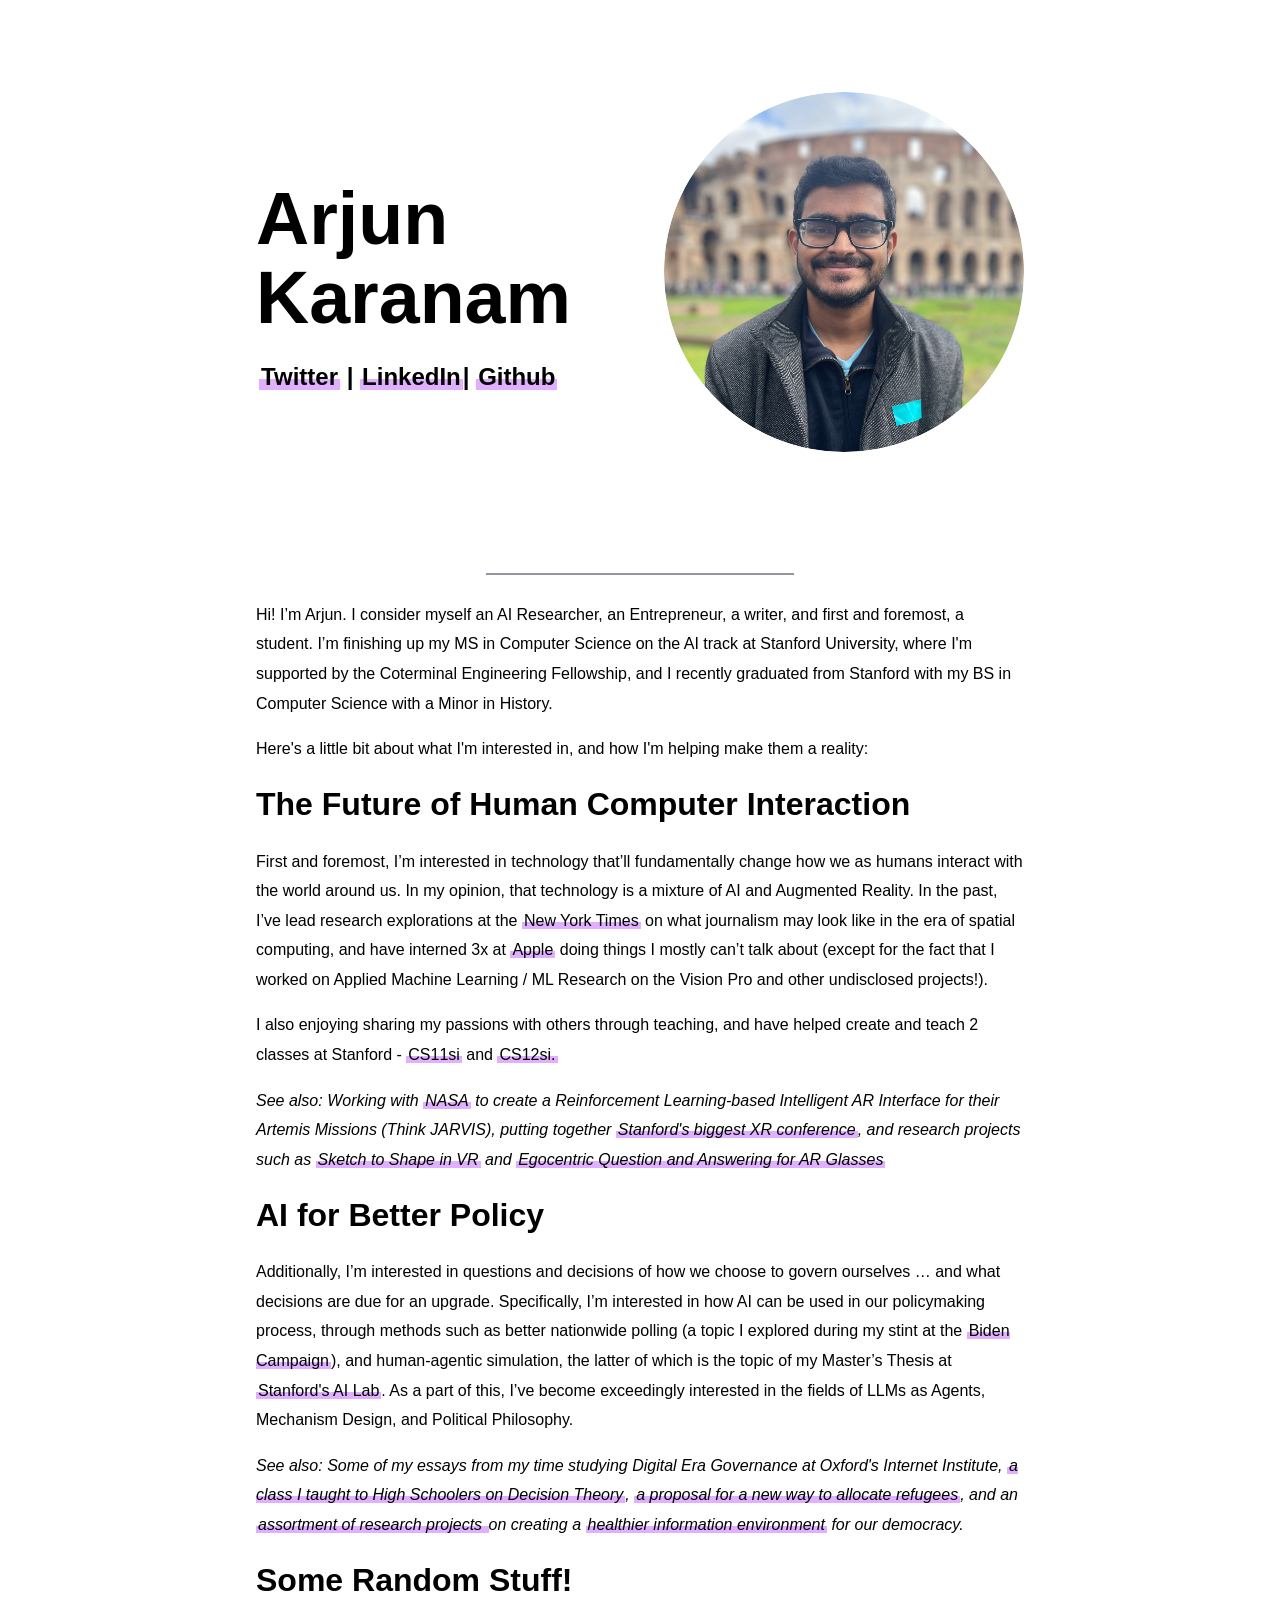
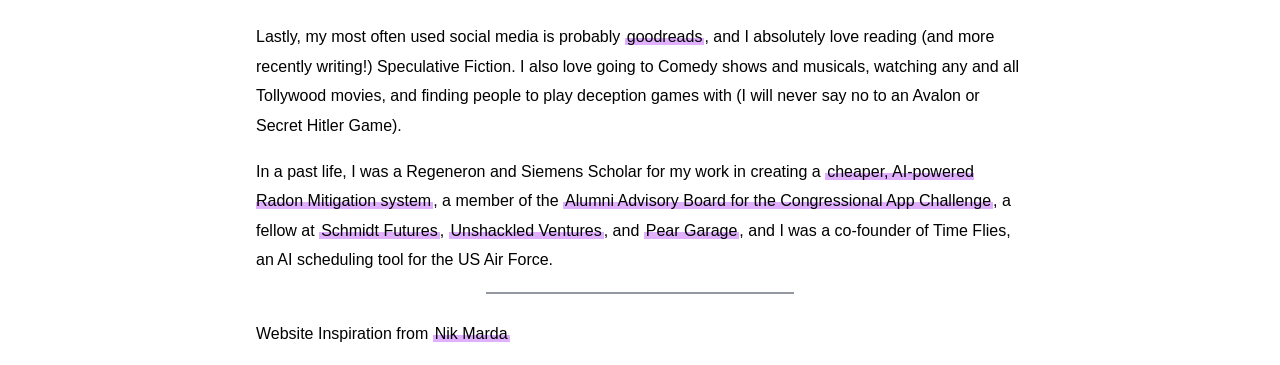
<file: index.html>
<!DOCTYPE html>
<html><head>
        
        <title>Arjun Karanam</title>
        <link href="./Arjun_files/main.css" rel="stylesheet">
        <link rel="stylesheet" href="./Arjun_files/font-awesome.min.css">
        <meta name="viewport" content="width=device-width, initial-scale=1, maximum-scale=1, minimum-scale=1">
    </head>
    <body>
        <main>
            <div id="siteTitle">
                <p><br><br></p>
            </div>
            <div class="wide">
                <img src="./Arjun_files/profile.jpg" id="bio-prof-pic">
                <h1>Arjun</h1>
                <h1>Karanam</h1>
                <h3><a href="https://twitter.com/QuantumArjun" target="">Twitter</a> | <a href="https://www.linkedin.com/in/arjunkaranam/" target="_blank">LinkedIn</a>| <a href="https://github.com/QuantumArjun" target="_blank">Github</a></h3>
                <div class="wide sep"></div>
                <p>Hi! I’m Arjun. I consider myself an AI Researcher, an Entrepreneur, a writer, and first and foremost, a student. I’m finishing up my MS in Computer Science on the AI track at Stanford University, where I'm supported by the Coterminal Engineering Fellowship, and I recently graduated from Stanford with my BS in Computer Science with a Minor in History.</p>

                <p>Here's a little bit about what I'm interested in, and how I'm helping make them a reality: </p>

                <h2>The Future of Human Computer Interaction</h2>
                <p>First and foremost, I’m interested in technology that’ll fundamentally change how we as humans interact with the world around us. In my opinion, that technology is a mixture of AI and Augmented Reality. In the past, I’ve lead research explorations at the <a href="https://rd.nytimes.com/research/spatial-journalism" target="_blank">New York Times</a> on what journalism may look like in the era of spatial computing, and have interned 3x at <a href="https://www.apple.com/apple-vision-pro/" target="_blank">Apple</a> doing things I mostly can’t talk about (except for the fact that I worked on Applied Machine Learning / ML Research on the Vision Pro and other undisclosed projects!). </p> I also enjoying sharing my passions with others through teaching, and have helped create and teach 2 classes at Stanford - <a href="http://web.stanford.edu/class/cs11si/" target="_blank">CS11si</a> and <a href="https://docs.google.com/document/d/1_j3tZo2DgI2NEr5w-DLC2uFm71kXVBH8sQJ59uqVNY0/edit?usp=sharing" target="_blank">CS12si.</a></p>
                  
                <i>See also: Working with <a href="https://microgravityuniversity.jsc.nasa.gov/nasasuits" target="_blank">NASA</a> to create a Reinforcement Learning-based Intelligent AR Interface for their Artemis Missions (Think JARVIS), putting together <a href="https://www.conference.stanfordxr.org/" target="_blank">Stanford's biggest XR conference</a>, and research projects such as <a href="https://youtu.be/I7rwwjqLsu0" target="_blank">Sketch to Shape in VR</a> and <a href="https://drive.google.com/file/d/1PUFc62HNihkzb1BdwzsFjqJOA3yhSsI2/view?usp=sharing" target="_blank">Egocentric Question and Answering for AR Glasses</a></i>

                

                <h2>AI for Better Policy</h2>
                <p>Additionally, I’m interested in questions and decisions of how we choose to govern ourselves … and what decisions are due for an upgrade. Specifically, I’m interested in how AI can be used in our policymaking process, through methods such as better nationwide polling (a topic I explored during my stint at the <a href="https://joebiden.com/" target="_blank">Biden Campaign</a>), and human-agentic simulation, the latter of which is the topic of my Master’s Thesis at <a href="https://ai.stanford.edu/" target="_blank">Stanford's AI Lab</a>. As a part of this, I’ve become exceedingly interested in the fields of LLMs as Agents, Mechanism Design, and Political Philosophy.</p>

                <i>See also: Some of my essays from my time studying Digital Era Governance at Oxford's Internet Institute, <a href="https://docs.google.com/presentation/d/1k6lcsDNvrBhC2aFhxiEf8C71r5scafsZ2c56r4lHyKg/edit?usp=sharing" target="_blank">a class I taught to High Schoolers on Decision Theory</a>, <a href="https://drive.google.com/file/d/17yKQGw0E1jrcfdczPBmD9Sfv2qlvrlNY/view?usp=sharing" target="_blank">a proposal for a new way to allocate refugees</a>, and an <a href="https://drive.google.com/file/d/1GOn_Mkzk-XhqqhbwzcExFnX5XmqtWu1s/view?usp=share_link" target="_blank"> assortment of research projects </a> on creating a <a href="https://drive.google.com/file/d/1qe0K80SvaaecQKmrytM3VACw9zGmFcww/view?usp=sharing" target="_blank">healthier information environment</a> for our democracy.</i>

                <h2>Some Random Stuff!</h2>
                <p>Lastly, my most often used social media is probably <a href="https://www.goodreads.com/user/show/126566484-arjun-karanam" target="_blank">goodreads</a>, and I absolutely love reading (and more recently writing!) Speculative Fiction. I also love going to Comedy shows and musicals, watching any and all Tollywood movies, and finding people to play deception games with (I will never say no to an Avalon or Secret Hitler Game).</p>

                <p>In a past life, I was a Regeneron and Siemens Scholar for my work in creating a <a href="https://www.gpb.org/blogs/education-matters/2018/01/26/conversation-georgias-top-regeneron-science-talent-search" target="_blank">cheaper, AI-powered Radon Mitigation system</a>, a member of the <a href="https://www.congressionalappchallenge.us/2020-alumni-advisory-board-announced/" target="_blank">Alumni Advisory Board for the Congressional App Challenge</a>, a fellow at <a href="https://tools-competition.org/learning-engineering/" target="_blank">Schmidt Futures</a>, <a href="https://unshackledvc.medium.com/meet-the-unshackled-fellows-class-of-2022-9d75ad22e16f" target="_blank">Unshackled Ventures</a>, and <a href="https://pear.vc/garage/" target="_blank">Pear Garage</a>, and I was a co-founder of Time Flies, an AI scheduling tool for the US Air Force. </p>
                <div class="wide sep"></div>

                Website Inspiration from <a href="https://nikmarda.com/" target="_blank">Nik Marda</a>
                <p> </p>
            </div>
        </main>
    </body>
</html>
</file>
<file: Arjun_files/main.css>
/* VARIABLES */

:root {
    --color-blue: #e0b0ff;
    --color-pink: #ff5470;
    --color-slate: #273142;
}

/* MAIN STYLES */

body {
    font-family: 'IBM Plex Sans', 'Segoe UI', 'Helvetiva Neue', 'Arial', sans-serif;
    padding: 0;
    margin: 0;
    line-height: 1.85em;
}

img {
    width: 100%;
    border: none;
}

main a:not(.button):not(.fa):not(.arrow) {
    padding-left: 2px;
    padding-right: 2px;
    color: black;
    background: linear-gradient(to bottom, transparent 0, transparent 60%, var(--color-blue) 60%, var(--color-blue) 100%);
    text-decoration: none;
    transition: color 0.5s ease-in-out;
}

main a:not(.button):not(.arrow):focus,
main a:not(.button):not(.arrow):hover {
    background: var(--color-blue);
    color: white;
    transition: all 0.25s;
}

code {
    font-family: 'IBM Plex Mono', Consolas, 'Courier New', monospace;
    padding: 2px 4px;
    font-size: 90%;
    color: #c7254e;
    background-color: #f9f2f4;
    border-radius: 4px;
}

h1 {
    font-weight: 600;
    font-size: 460%;
}

h2 {
    text-align: left;
    font-size: 200%;
}

h4 {
    margin-bottom: 0;
    text-transform: uppercase;
    font-size: 130%;
    margin-top: 2.5em;
    margin-bottom: 1.5em;
    line-height: 1.25em;
}

h3 {
    font-size: 150%;
    padding-bottom: 6.5em;
    padding-left: 0.13em;
}

h4 + h5 {
    line-height: 1.5em;
    margin-top: -1em;
    margin-bottom: 0;
    color: gray;
}

h4 a,
h5 a {
    background: rgba(255, 84, 112, 0.4) !important;
    background: -webkit-gradient(linear,left top,left bottom,from(transparent),color-stop(60%,transparent),color-stop(60%,rgba(255, 84, 112,.4)),to(rgba(255, 84, 112, .4)))!important;
    background: linear-gradient(to bottom,transparent 0,transparent 60%,rgba(255, 84, 112, .4) 60%,rgba(255, 84, 112, .4) 100%) !important;
}

h4 a:focus, 
h4 a:hover,
h5 a:focus,
h5 a:hover {
    background: var(--color-pink) !important;
    color: white !important;
}

h4 a:focus::after, 
h4 a:hover::after,
h5 a:focus::after,
h5 a:hover::after {
    content: "→";
}

@media screen and (max-width: 640px) {
    body {
        font-size: 105%;
    }
    
    h1 {
        padding-bottom: 0;
        line-height: 1em;
    }
    
    .quarter > h4:first-child,
    .half > h4:first-child {
        margin-top: 1.5em;
    }
}

.caption {
    font-size: 85%;
    line-height: 1.5em;
}

.description {
    font-size: 95%;
    line-height: 1.5em;
}

a.anchor {
    padding: 0 !important;
}

.blue {
    color: var(--color-blue);
}

.blue-block {
    color: white;
    font-weight: bold;
    background-color: var(--color-blue);
}

.pink-block {
    color: white;
    font-weight: bold;
    background-color: var(--color-pink);
}

/* HEADER and FOOTER STYLES */

header {
    padding: 0 auto;
    display: flex;
    align-items: center;
    text-transform: uppercase;
    font-weight: 600;
    padding: 3em;
}

a {
    color: purple; /* This will change the color of all hyperlinks to purple */
  }

header a {
    color: black;
    text-decoration: none;
    transition: color 0.5s ease-in-out;
}

header a:hover {
    color: var(--color-blue);
    transition: all 0.25s;
}

#siteTitle {
    font-size: 0%;
    letter-spacing: .3em;
}

nav {
    margin-left: auto;
}

nav a {
    font-size: 85%;
    letter-spacing: 0.05em;
    margin: 1em;
}

footer {
    padding: 0 auto;
    display: flex;
    align-items: center;
    padding: 3em;
}

footer > * {
    display: block;
}

@media screen and (max-width: 640px) {
    header,
    footer {
        padding: 1.5em;
    }
    
    header {
        display: block;
    }
    
    footer p {
        padding: 0;
        margin: 0;
    }
    
    nav {
        margin-top: 18px;
    }
    
    nav a:first-child{
        margin-left: 0;
    }
}

/* LISTS */

ul {
    margin-bottom: 1em;
    list-style: outside none;
    margin-left: 0;
    padding-left: 2em;
}

li {
    text-indent: -2em;
}

ul li >,
ol li > * {
    padding: 0;
    margin: 0;
}

.list-bold li {
    font-weight: bold;
}

.list-plus li:before {
    content: "+";
    padding-right: 1em;
}

.list-arrows li:before {
    content: "→ ";
}

.list-bar {
    padding-left: 0;
    margin-top: 12px;
    margin-bottom: 12px;
    line-height: 2em;
}

.list-bar li {
    display: inline;
    padding: .25em .5em;
    color: white;
}

.list-bar.actions li {
    background-color: var(--color-slate);
}

.list-bar.tools li {
    background-color: var(--color-pink);
}

.list-bar.buttons li {
    transition: all 0.25s ease-in-out;  
}

.list-bar.buttons li:hover {
    opacity: 0.5;
    transition: all 0.25s;  
}

.list-bar.buttons li a {
    color: white;
    text-decoration: none;  
}

/* LAYOUT: CONTAINERS*/

main {
    padding-top: 6em;
}

.narrow {
    max-width: 480px;
    padding: 1.5em 3em;
    margin: 0 auto;
}

.wide {
    max-width: 768px;
    padding: 0em 0em;
    margin-left: auto;
    margin-right: auto;
}

.bleed {
    max-width: 100%;
    margin-left: auto;
    margin-right: auto;
}

.cut {
    max-width: 75%;
}

@media screen and (max-width: 640px) {
    .wide,
    .narrow {
        padding: 1.5em;
    } 

    .wide > *:first-child,
    .narrow > *:first-child {
        margin-top: 0;
    }

    .wide > *:last-child,
    .narrow > *:last-child {
        margin-bottom: 0;
    }
}

@media screen and (max-width: 480px) {    
    .cut {
        max-width: 100%;
    }
}

/* LAYOUT: COLUMNS */

.cols {
    display: -webkit-flex;
    -webkit-flex-wrap: wrap;
    display: flex;
    flex-wrap: wrap;
}

.half {
    width: calc(50% - 1.5em);
    padding-right: 1.5em;
}

.third {
    width: calc(33.33% - 1.5em);
    padding-right: 1.5em;
}

.quarter {
    width: calc(25% - 1.5em);
    padding-right: 1.5em;
}

@media screen and (max-width: 720px) {
    .half {
        width: 100%;
        padding-right: 0;
    }
    
    .third {
        width: 100%;
        padding-right: 0;
    }
    
    .quarter {
        width: 50%;
        padding-right: 0;
    }
}

.sep:before {
    content: "";
    display: block;
    position: relative;
    width: 308px;
    left: calc(50% - 154px);
    height: 1px;
    /* border-bottom: 2px solid var(--color-slate); */
    border-bottom: 2px solid rgba(39, 49, 66, 0.5);
    padding-top: 0px;
    margin-bottom: 25px;
    margin-top: 10px;}
/* ELEMENTS: ICONS */

.fa {
    padding: 6px;
    margin-right: 3px;
    font-size: 75% !important;
    text-align: center;
    text-decoration: none;
    background: black;
    color: white;
    border-radius: 50%;
    transition: all 0.25s ease-in-out;
    opacity: 1;
}

.fa:hover {
    opacity: 0.5;
    transition: all 0.25s;
}

.icon-bar {
    margin-top: 20px;
}

/* ELEMENTS: SOCIAL LINKS */

.social-icons span {
    text-align: center;
}

.social-links-prof span {
    display: block;
    margin: .25em 0;
}

.social-links-prof span .fa {
    margin-right: 1em;
}

/* PAGE STYLES: HOME */

.home-title {
    text-transform: uppercase;
    font-weight: 600;
}

.home-top {
    display: block;
    height: calc(3vh + 1vw);
}

.home-desc {
    margin-top: 0.5em;
    display: block;
    font-weight: 400;
    font-size: 225%;
    line-height: 150%;
}

.home-subdesc {
    margin-top: 1.25em;
    display: block;
    font-weight: 400;
    font-size: 150%;
    line-height: 150%;
}

.home-bottom {
    display: block;
    height: calc(2vh + 1vw);
}

@media screen and (max-width: 640px) {
    .home-top {
        height: 0;
    }
    
    .home-desc {
        line-height: 125%;
        font-size: 200%;
    }
    
    .home-subdesc {
        font-size: 125%;
    }
}

/* PAGE STYLES: BIO */

#bio-prof-pic {
    border-radius: 50%;
    width: 360px;
    float: right;
    margin: -112px 0 20px 40px;
}

@media screen and (max-width: 768px) {
    #bio-prof-pic {
        float: right;
        margin: 0;
        margin-bottom: 10px;
        margin-top: -120px;
        width: 240px;
    }
}

/* PAGE STYLES: WORK */

.projects {
    margin-bottom: 12px;
}

.projects > * {
    background-color: #f5f8fc;
}

.projects > * > *:last-child {
    margin-bottom: 24px;
}

.projects > * > *:not(img) {
    margin-left: 24px;
    margin-right: 24px;
    display: block;
}

.projects > * > *:first-child:not(img) {
    margin-top: 24px;
}

.projects .full {
    width: 100%;
}

.projects .full .title {
    margin-top: 18px;
}

.projects .full img {
    height: 100%;
    max-width: 50%;
    object-fit: cover;
    float: left;
    margin-right: 24px;
}

.projects .half {
    width: calc(50% - 6px);
    margin-bottom: 12px;
    padding-right: 0;
}

.projects .half img {
    object-fit: cover;
    height: 240px;
}

.projects .half:nth-child(odd) {
    margin-right: 6px;
}

.projects .half:nth-child(even) {
    margin-left: 6px;
}

.projects .third {
    width: calc(33.333% - 9px);
    margin-bottom: 12px;
    padding-right: 0;
}

.projects .third:nth-child(3n+1) {
    margin-right: 6px;
}

.projects .third:nth-child(3n+2) {
    margin-right: 6px;
    margin-left: 6px;
}

.projects .third:nth-child(3n) {
    margin-left: 6px;
}

.projects .third .subtitle {
    margin-top: -6px;
    margin-bottom: 18px;
}

.projects .title {
    font-size: 120%;
    font-weight: bold;
    text-transform: uppercase;
    line-height: 1em;
    margin-top: 24px !important;
    margin-bottom: 18px;
}

.projects .subtitle {
    font-weight: bold;
    margin-top: 6px;
    margin-bottom: 6px;
    line-height: 1em;
}

.projects .description {
    margin-top: 18px;
    font-size: 85%;
    line-height: 1.25em;
}

.projects .label {
    text-transform: uppercase;
    font-size: 90%;
    font-weight: bold;
    margin-top: 12px;
    margin-bottom: -6px;
}

@media screen and (max-width: 720px) {
    .projects img {
        width: 100% !important;
        height: 270px;
        float: none;
    }
    
    .projects .full img {
        max-width: 100% !important;
        height: 270px;
        float: none;
    }
    
    .projects .half {
        width: 100%;
    }
    
    .projects .half:nth-child(odd) {
        margin-right: 0;
    }

    .projects .half:nth-child(even) {
        margin-left: 0;
    }
}

/* CAROUSEL */

.carousel-control {
    text-align: center;
}
</file>
